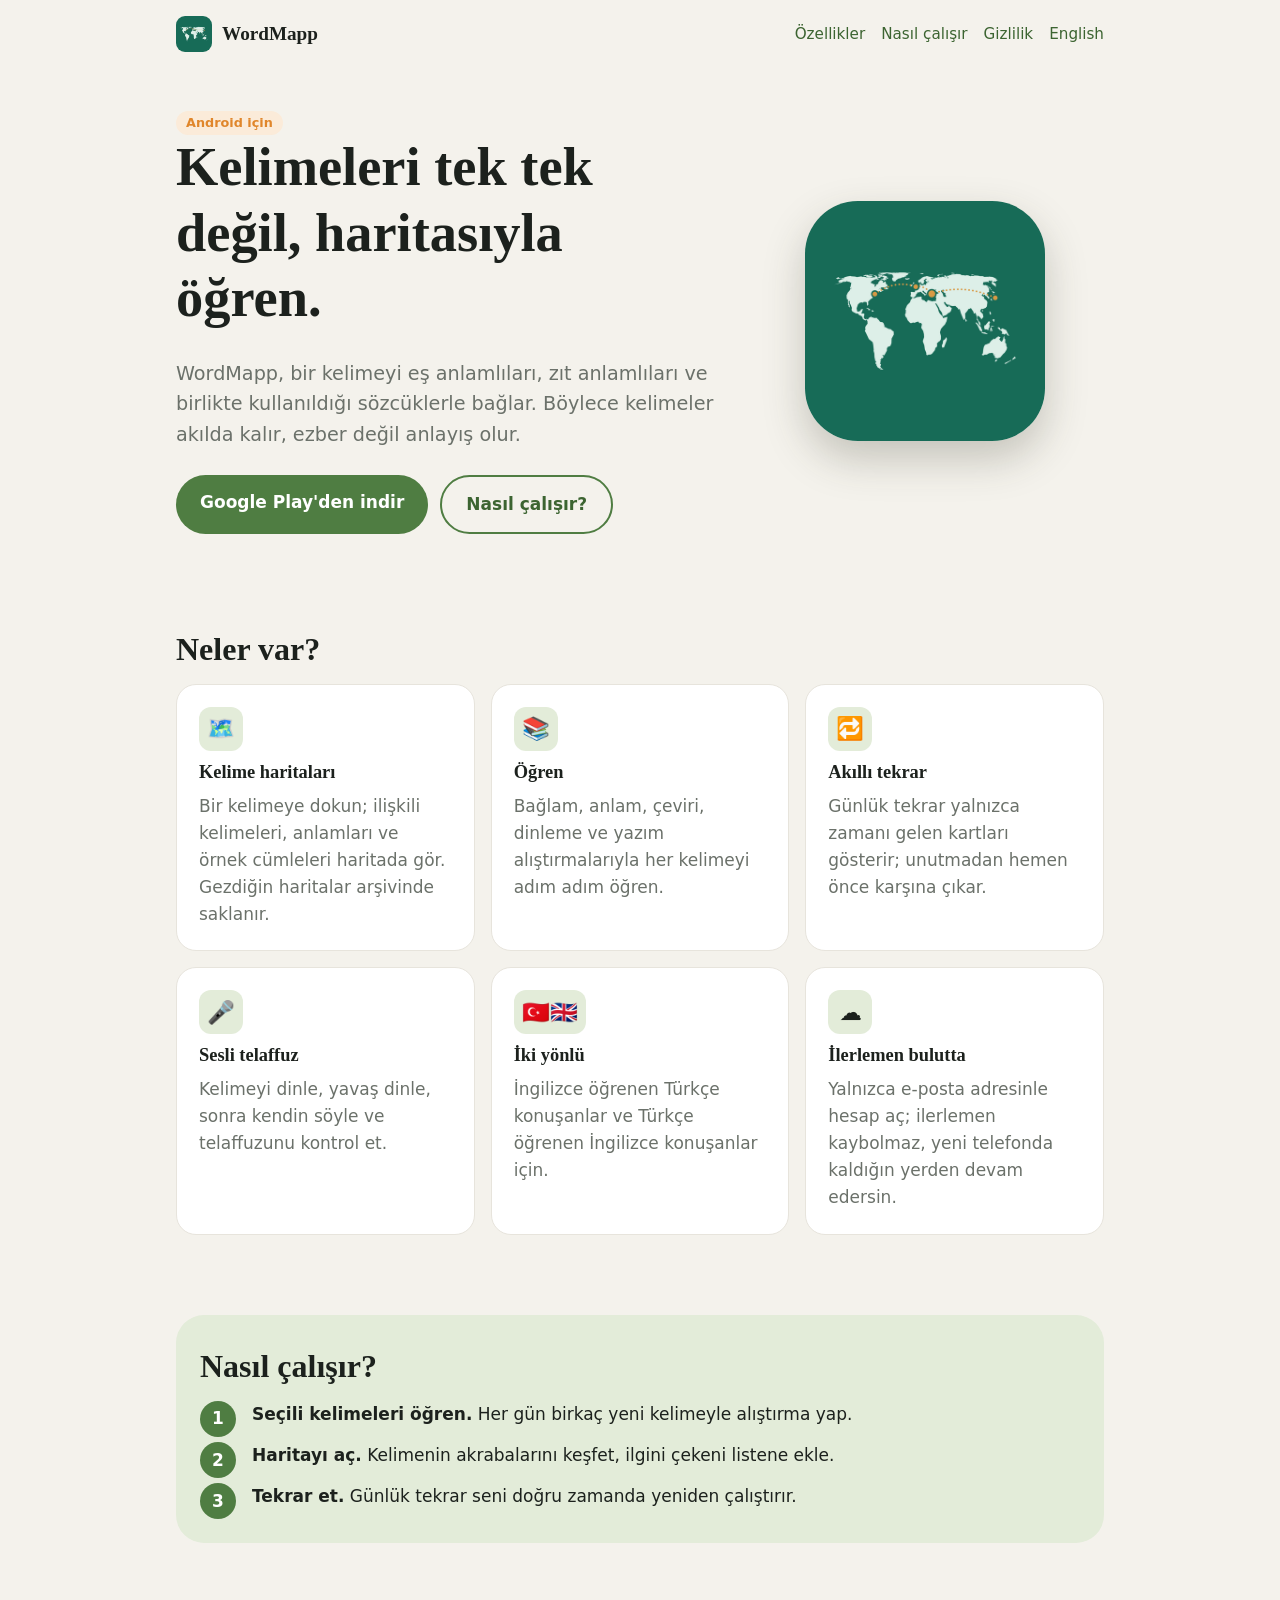
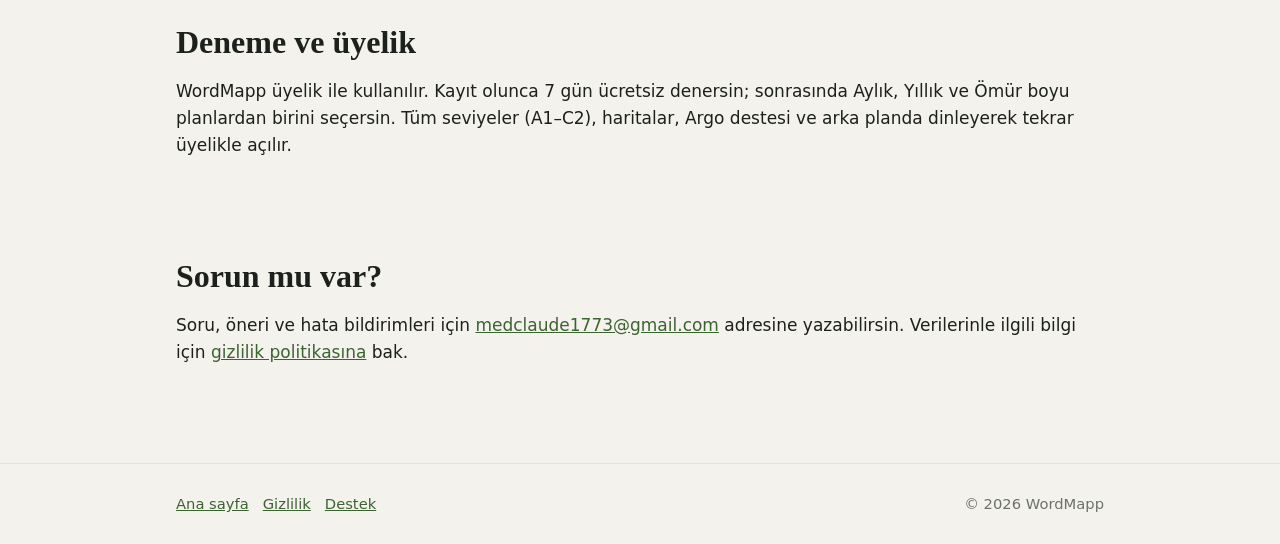
<file: index.html>
<!doctype html>
<html lang="tr">
<head>
<meta charset="utf-8">
<meta name="viewport" content="width=device-width,initial-scale=1">
<title>WordMapp – Kelimeleri harita gibi öğren</title>
<meta name="description" content="WordMapp ile İngilizce ve Türkçe kelimeleri bağlantılarıyla birlikte öğren: kelime haritaları, akıllı tekrar ve sesli telaffuz alıştırması.">
<meta name="theme-color" content="#4F7D42">
<link rel="icon" href="assets/favicon.png">
<link rel="stylesheet" href="style.css">
<link rel="alternate" hreflang="en" href="en/">
</head>
<body>
<header class="top"><div class="wrap">
<a class="brand" href="./"><img src="assets/icon.png" alt="" width="36" height="36">WordMapp</a>
<nav><a href="./#features">Özellikler</a><a href="./#how">Nasıl çalışır</a><a href="privacy.html">Gizlilik</a><a href="en/" hreflang="en">English</a></nav>
</div></header>
<main class="wrap">
<div class="hero">
<div>
<span class="badge">Android için</span>
<h1>Kelimeleri tek tek değil, haritasıyla öğren.</h1>
<p class="lead">WordMapp, bir kelimeyi eş anlamlıları, zıt anlamlıları ve birlikte kullanıldığı sözcüklerle bağlar. Böylece kelimeler akılda kalır, ezber değil anlayış olur.</p>
<div class="cta">
<a class="btn" href="https://play.google.com/store/apps/details?id=com.wordmapp.app">Google Play'den indir</a>
<a class="btn ghost" href="#how">Nasıl çalışır?</a>
</div>
</div>
<div class="icon-art"><img src="assets/icon.png" alt="WordMapp uygulama simgesi" width="240" height="240"></div>
</div>

<section id="features">
<h2>Neler var?</h2>
<div class="grid">
<div class="card"><div class="em">🗺️</div><h3>Kelime haritaları</h3><p>Bir kelimeye dokun; ilişkili kelimeleri, anlamları ve örnek cümleleri haritada gör. Gezdiğin haritalar arşivinde saklanır.</p></div>
<div class="card"><div class="em">📚</div><h3>Öğren</h3><p>Bağlam, anlam, çeviri, dinleme ve yazım alıştırmalarıyla her kelimeyi adım adım öğren.</p></div>
<div class="card"><div class="em">🔁</div><h3>Akıllı tekrar</h3><p>Günlük tekrar yalnızca zamanı gelen kartları gösterir; unutmadan hemen önce karşına çıkar.</p></div>
<div class="card"><div class="em">🎤</div><h3>Sesli telaffuz</h3><p>Kelimeyi dinle, yavaş dinle, sonra kendin söyle ve telaffuzunu kontrol et.</p></div>
<div class="card"><div class="em">🇹🇷🇬🇧</div><h3>İki yönlü</h3><p>İngilizce öğrenen Türkçe konuşanlar ve Türkçe öğrenen İngilizce konuşanlar için.</p></div>
<div class="card"><div class="em">☁️</div><h3>İlerlemen bulutta</h3><p>Yalnızca e-posta adresinle hesap aç; ilerlemen kaybolmaz, yeni telefonda kaldığın yerden devam edersin.</p></div>
</div>
</section>

<section id="how"><div class="band">
<h2>Nasıl çalışır?</h2>
<ol class="steps">
<li><strong>Seçili kelimeleri öğren.</strong> Her gün birkaç yeni kelimeyle alıştırma yap.</li>
<li><strong>Haritayı aç.</strong> Kelimenin akrabalarını keşfet, ilgini çekeni listene ekle.</li>
<li><strong>Tekrar et.</strong> Günlük tekrar seni doğru zamanda yeniden çalıştırır.</li>
</ol>
</div></section>

<section>
<h2>Deneme ve üyelik</h2>
<p>WordMapp üyelik ile kullanılır. Kayıt olunca 7 gün ücretsiz denersin; sonrasında Aylık, Yıllık ve Ömür boyu planlardan birini seçersin. Tüm seviyeler (A1–C2), haritalar, Argo destesi ve arka planda dinleyerek tekrar üyelikle açılır.</p>
</section>

<section>
<h2>Sorun mu var?</h2>
<p>Soru, öneri ve hata bildirimleri için <a href="mailto:medclaude1773@gmail.com">medclaude1773@gmail.com</a> adresine yazabilirsin. Verilerinle ilgili bilgi için <a href="privacy.html">gizlilik politikasına</a> bak.</p>
</section>
</main>
<footer><div class="wrap">
<div><a href="./">Ana sayfa</a><a href="privacy.html">Gizlilik</a><a href="mailto:medclaude1773@gmail.com">Destek</a></div>
<div>© 2026 WordMapp</div>
</div></footer>
</body></html>
</file>
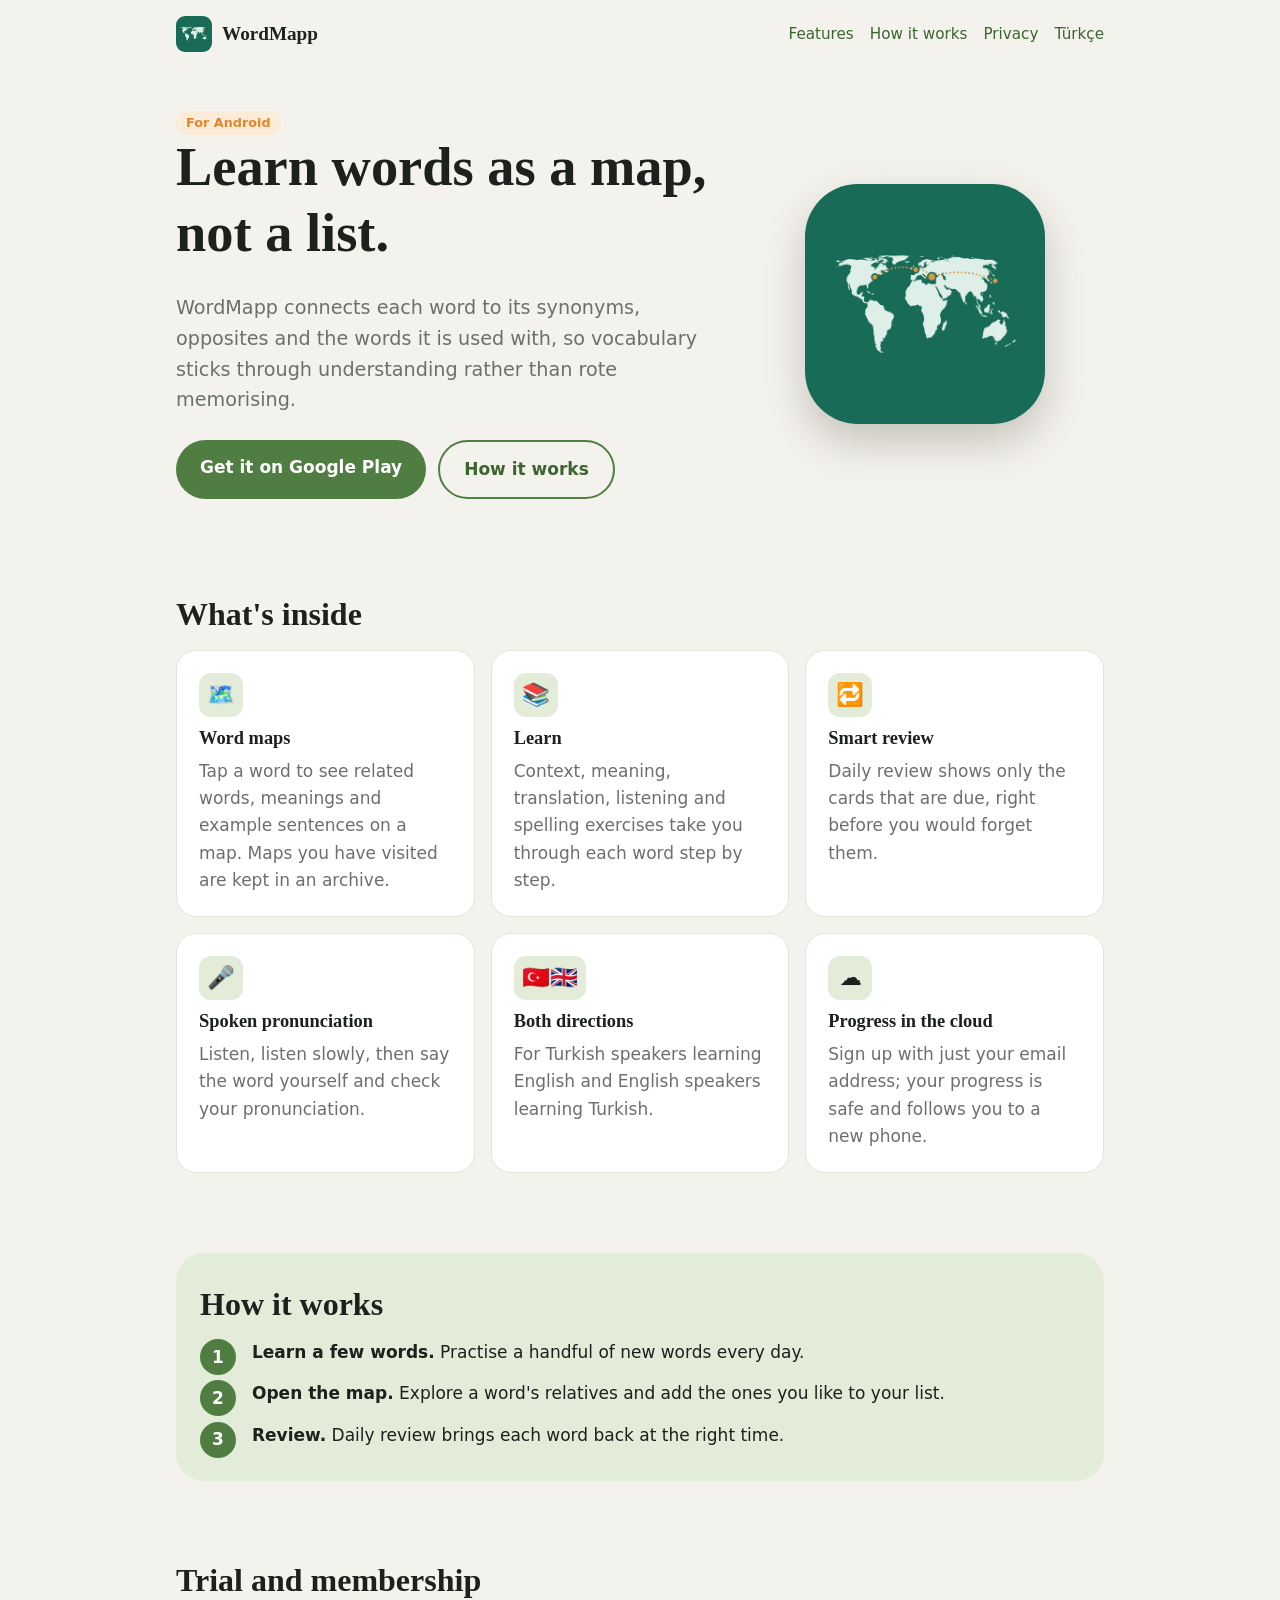
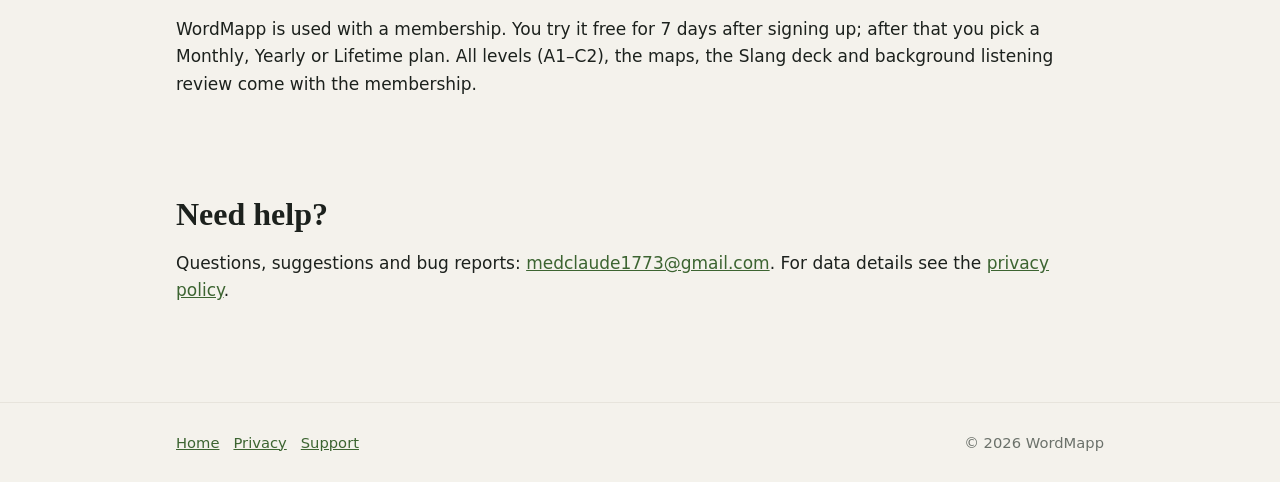
<file: en/index.html>
<!doctype html>
<html lang="en">
<head>
<meta charset="utf-8">
<meta name="viewport" content="width=device-width,initial-scale=1">
<title>WordMapp – Learn words as a map</title>
<meta name="description" content="Learn English and Turkish words together with the words they connect to: word maps, smart review and spoken pronunciation practice.">
<meta name="theme-color" content="#4F7D42">
<link rel="icon" href="../assets/favicon.png">
<link rel="stylesheet" href="../style.css">
<link rel="alternate" hreflang="tr" href="../">
</head>
<body>
<header class="top"><div class="wrap">
<a class="brand" href="./"><img src="../assets/icon.png" alt="" width="36" height="36">WordMapp</a>
<nav><a href="./#features">Features</a><a href="./#how">How it works</a><a href="privacy.html">Privacy</a><a href="../" hreflang="tr">Türkçe</a></nav>
</div></header>
<main class="wrap">
<div class="hero">
<div>
<span class="badge">For Android</span>
<h1>Learn words as a map, not a list.</h1>
<p class="lead">WordMapp connects each word to its synonyms, opposites and the words it is used with, so vocabulary sticks through understanding rather than rote memorising.</p>
<div class="cta">
<a class="btn" href="https://play.google.com/store/apps/details?id=com.wordmapp.app">Get it on Google Play</a>
<a class="btn ghost" href="#how">How it works</a>
</div>
</div>
<div class="icon-art"><img src="../assets/icon.png" alt="WordMapp app icon" width="240" height="240"></div>
</div>

<section id="features">
<h2>What's inside</h2>
<div class="grid">
<div class="card"><div class="em">🗺️</div><h3>Word maps</h3><p>Tap a word to see related words, meanings and example sentences on a map. Maps you have visited are kept in an archive.</p></div>
<div class="card"><div class="em">📚</div><h3>Learn</h3><p>Context, meaning, translation, listening and spelling exercises take you through each word step by step.</p></div>
<div class="card"><div class="em">🔁</div><h3>Smart review</h3><p>Daily review shows only the cards that are due, right before you would forget them.</p></div>
<div class="card"><div class="em">🎤</div><h3>Spoken pronunciation</h3><p>Listen, listen slowly, then say the word yourself and check your pronunciation.</p></div>
<div class="card"><div class="em">🇹🇷🇬🇧</div><h3>Both directions</h3><p>For Turkish speakers learning English and English speakers learning Turkish.</p></div>
<div class="card"><div class="em">☁️</div><h3>Progress in the cloud</h3><p>Sign up with just your email address; your progress is safe and follows you to a new phone.</p></div>
</div>
</section>

<section id="how"><div class="band">
<h2>How it works</h2>
<ol class="steps">
<li><strong>Learn a few words.</strong> Practise a handful of new words every day.</li>
<li><strong>Open the map.</strong> Explore a word's relatives and add the ones you like to your list.</li>
<li><strong>Review.</strong> Daily review brings each word back at the right time.</li>
</ol>
</div></section>

<section>
<h2>Trial and membership</h2>
<p>WordMapp is used with a membership. You try it free for 7 days after signing up; after that you pick a Monthly, Yearly or Lifetime plan. All levels (A1–C2), the maps, the Slang deck and background listening review come with the membership.</p>
</section>

<section>
<h2>Need help?</h2>
<p>Questions, suggestions and bug reports: <a href="mailto:medclaude1773@gmail.com">medclaude1773@gmail.com</a>. For data details see the <a href="privacy.html">privacy policy</a>.</p>
</section>
</main>
<footer><div class="wrap">
<div><a href="./">Home</a><a href="privacy.html">Privacy</a><a href="mailto:medclaude1773@gmail.com">Support</a></div>
<div>© 2026 WordMapp</div>
</div></footer>
</body></html>
</file>
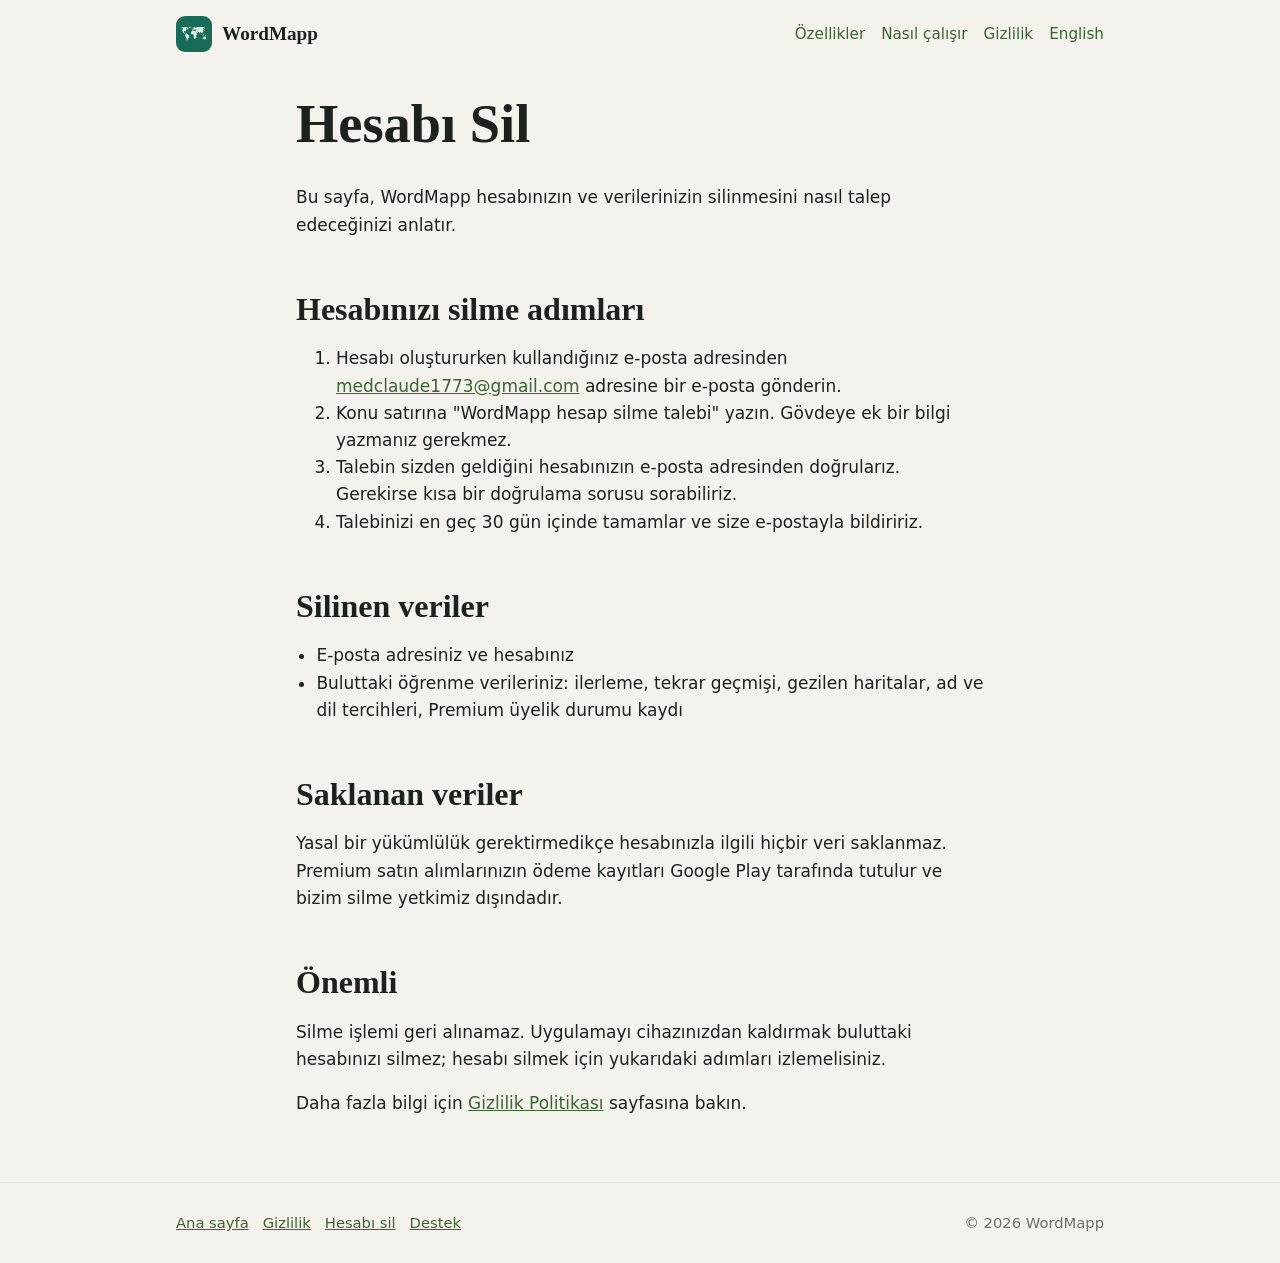
<file: hesap-sil.html>
<!doctype html>
<html lang="tr">
<head>
<meta charset="utf-8">
<meta name="viewport" content="width=device-width,initial-scale=1">
<title>Hesabı Sil – WordMapp</title>
<meta name="description" content="WordMapp hesabınızı ve buluttaki verilerinizi nasıl sileceğiniz.">
<meta name="theme-color" content="#4F7D42">
<link rel="icon" href="assets/favicon.png">
<link rel="stylesheet" href="style.css">
<link rel="alternate" hreflang="en" href="en/delete-account.html">
</head>
<body>
<header class="top"><div class="wrap">
<a class="brand" href="./"><img src="assets/icon.png" alt="" width="36" height="36">WordMapp</a>
<nav><a href="./#features">Özellikler</a><a href="./#how">Nasıl çalışır</a><a href="privacy.html">Gizlilik</a><a href="en/delete-account.html" hreflang="en">English</a></nav>
</div></header>
<main class="doc">
<h1>Hesabı Sil</h1>
<p>Bu sayfa, WordMapp hesabınızın ve verilerinizin silinmesini nasıl talep edeceğinizi anlatır.</p>
<h2>Hesabınızı silme adımları</h2>
<ol>
<li>Hesabı oluştururken kullandığınız e-posta adresinden <a href="mailto:medclaude1773@gmail.com?subject=WordMapp%20hesap%20silme%20talebi">medclaude1773@gmail.com</a> adresine bir e-posta gönderin.</li>
<li>Konu satırına "WordMapp hesap silme talebi" yazın. Gövdeye ek bir bilgi yazmanız gerekmez.</li>
<li>Talebin sizden geldiğini hesabınızın e-posta adresinden doğrularız. Gerekirse kısa bir doğrulama sorusu sorabiliriz.</li>
<li>Talebinizi en geç 30 gün içinde tamamlar ve size e-postayla bildiririz.</li>
</ol>
<h2>Silinen veriler</h2>
<ul>
<li>E-posta adresiniz ve hesabınız</li>
<li>Buluttaki öğrenme verileriniz: ilerleme, tekrar geçmişi, gezilen haritalar, ad ve dil tercihleri, Premium üyelik durumu kaydı</li>
</ul>
<h2>Saklanan veriler</h2>
<p>Yasal bir yükümlülük gerektirmedikçe hesabınızla ilgili hiçbir veri saklanmaz. Premium satın alımlarınızın ödeme kayıtları Google Play tarafında tutulur ve bizim silme yetkimiz dışındadır.</p>
<h2>Önemli</h2>
<p>Silme işlemi geri alınamaz. Uygulamayı cihazınızdan kaldırmak buluttaki hesabınızı silmez; hesabı silmek için yukarıdaki adımları izlemelisiniz.</p>
<p>Daha fazla bilgi için <a href="privacy.html">Gizlilik Politikası</a> sayfasına bakın.</p>
</main>
<footer><div class="wrap">
<div><a href="./">Ana sayfa</a><a href="privacy.html">Gizlilik</a><a href="hesap-sil.html">Hesabı sil</a><a href="mailto:medclaude1773@gmail.com">Destek</a></div>
<div>© 2026 WordMapp</div>
</div></footer>
</body></html>
</file>
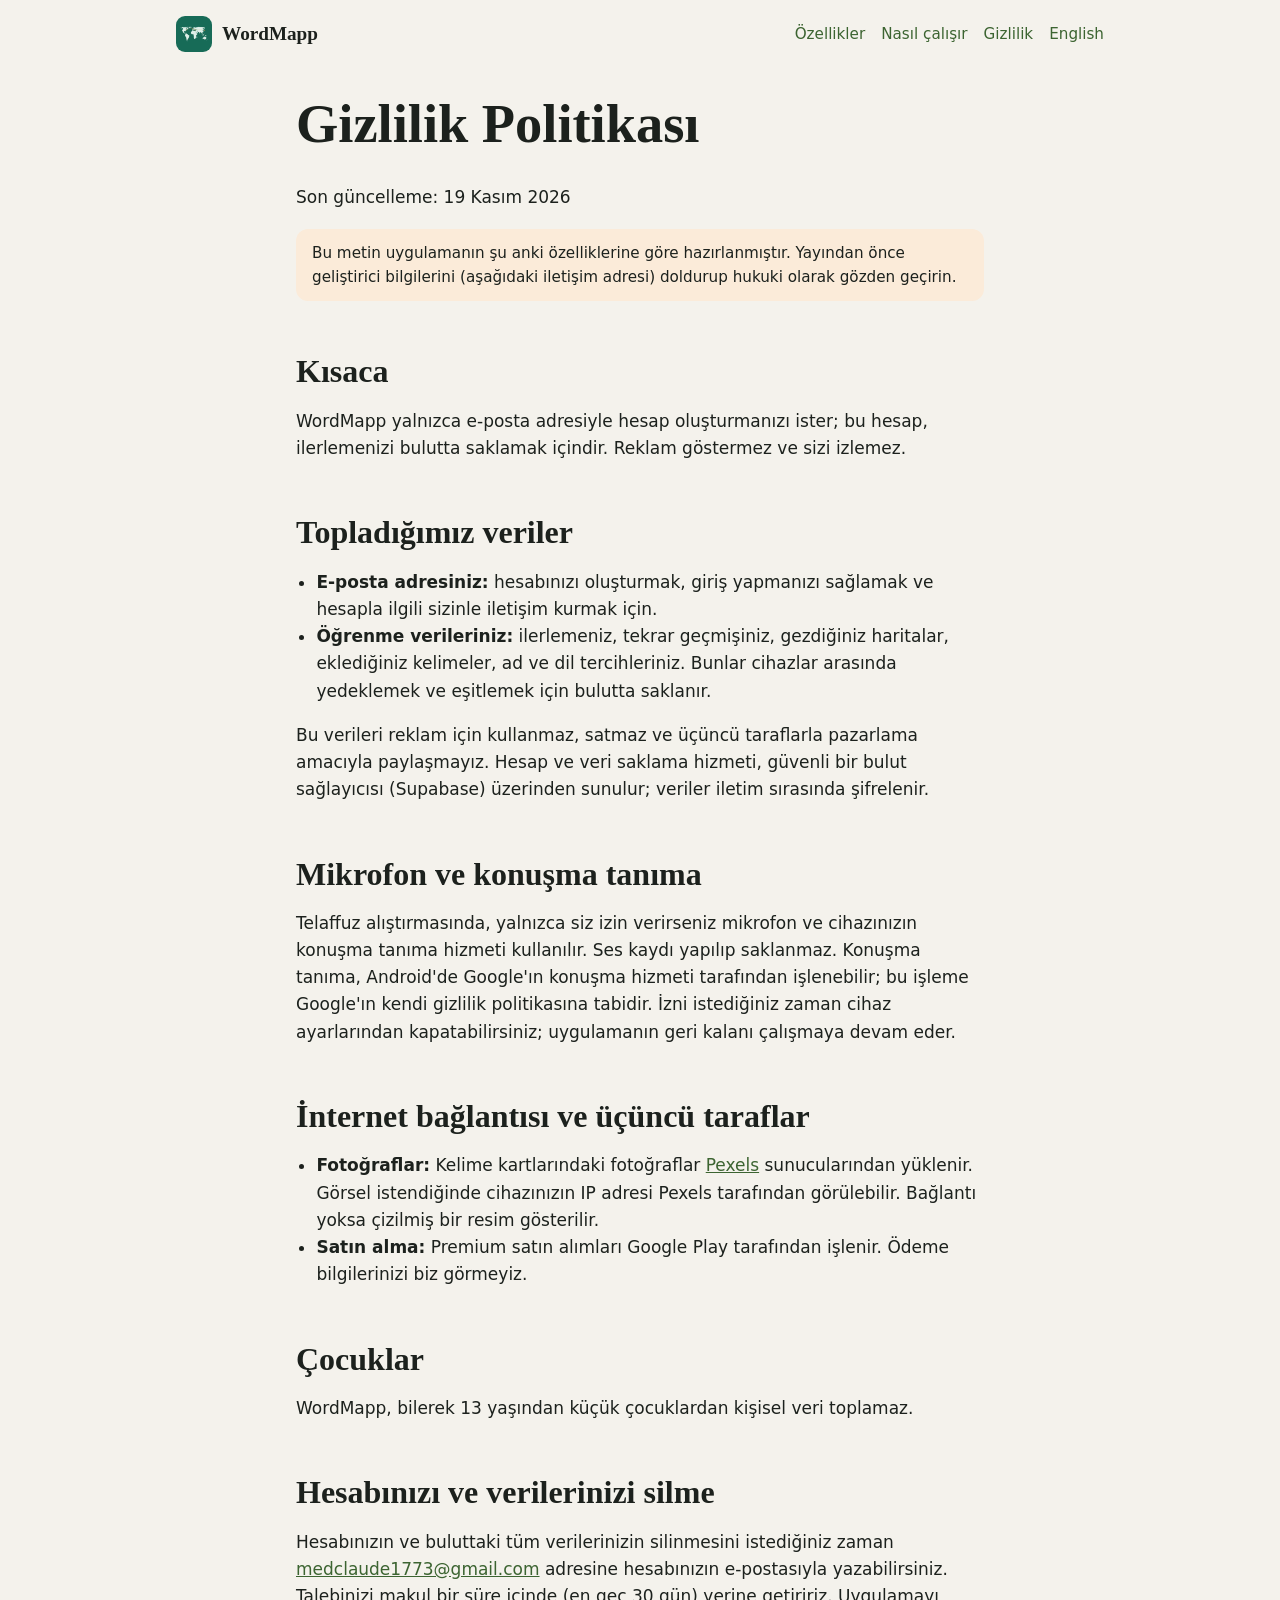
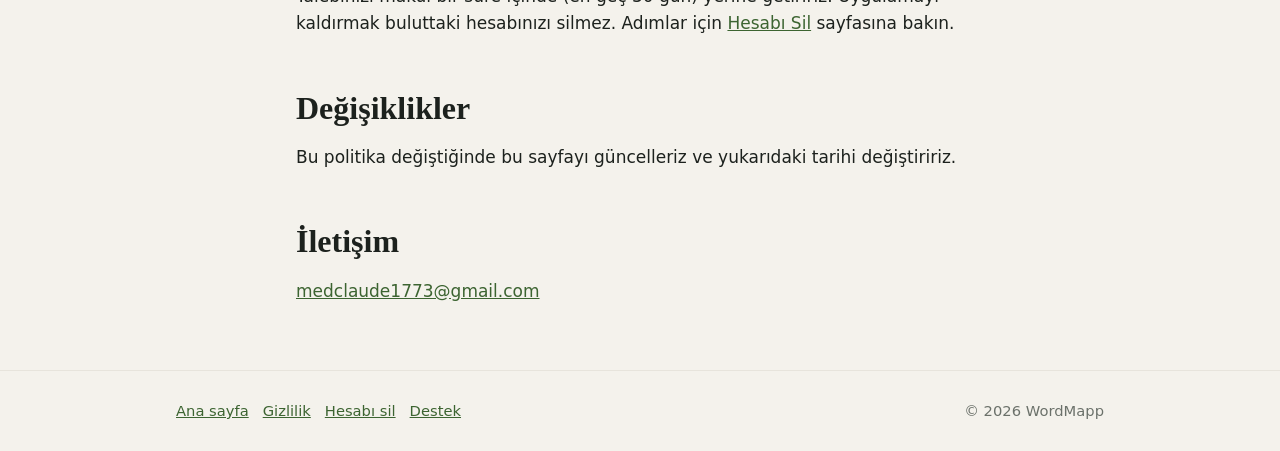
<file: privacy.html>
<!doctype html>
<html lang="tr">
<head>
<meta charset="utf-8">
<meta name="viewport" content="width=device-width,initial-scale=1">
<title>Gizlilik Politikası – WordMapp</title>
<meta name="description" content="WordMapp gizlilik politikası: hangi verileri kullandığımız ve nasıl korunduğu.">
<meta name="theme-color" content="#4F7D42">
<link rel="icon" href="assets/favicon.png">
<link rel="stylesheet" href="style.css">
<link rel="alternate" hreflang="en" href="en/privacy.html">
</head>
<body>
<header class="top"><div class="wrap">
<a class="brand" href="./"><img src="assets/icon.png" alt="" width="36" height="36">WordMapp</a>
<nav><a href="./#features">Özellikler</a><a href="./#how">Nasıl çalışır</a><a href="privacy.html">Gizlilik</a><a href="en/privacy.html" hreflang="en">English</a></nav>
</div></header>
<main class="doc">
<h1>Gizlilik Politikası</h1>
<p>Son güncelleme: 19 Kasım 2026</p>
<p class="note">Bu metin uygulamanın şu anki özelliklerine göre hazırlanmıştır. Yayından önce geliştirici bilgilerini (aşağıdaki iletişim adresi) doldurup hukuki olarak gözden geçirin.</p>
<h2>Kısaca</h2>
<p>WordMapp yalnızca e-posta adresiyle hesap oluşturmanızı ister; bu hesap, ilerlemenizi bulutta saklamak içindir. Reklam göstermez ve sizi izlemez.</p>
<h2>Topladığımız veriler</h2>
<ul>
<li><strong>E-posta adresiniz:</strong> hesabınızı oluşturmak, giriş yapmanızı sağlamak ve hesapla ilgili sizinle iletişim kurmak için.</li>
<li><strong>Öğrenme verileriniz:</strong> ilerlemeniz, tekrar geçmişiniz, gezdiğiniz haritalar, eklediğiniz kelimeler, ad ve dil tercihleriniz. Bunlar cihazlar arasında yedeklemek ve eşitlemek için bulutta saklanır.</li>
</ul>
<p>Bu verileri reklam için kullanmaz, satmaz ve üçüncü taraflarla pazarlama amacıyla paylaşmayız. Hesap ve veri saklama hizmeti, güvenli bir bulut sağlayıcısı (Supabase) üzerinden sunulur; veriler iletim sırasında şifrelenir.</p>
<h2>Mikrofon ve konuşma tanıma</h2>
<p>Telaffuz alıştırmasında, yalnızca siz izin verirseniz mikrofon ve cihazınızın konuşma tanıma hizmeti kullanılır. Ses kaydı yapılıp saklanmaz. Konuşma tanıma, Android'de Google'ın konuşma hizmeti tarafından işlenebilir; bu işleme Google'ın kendi gizlilik politikasına tabidir. İzni istediğiniz zaman cihaz ayarlarından kapatabilirsiniz; uygulamanın geri kalanı çalışmaya devam eder.</p>
<h2>İnternet bağlantısı ve üçüncü taraflar</h2>
<ul>
<li><strong>Fotoğraflar:</strong> Kelime kartlarındaki fotoğraflar <a href="https://www.pexels.com">Pexels</a> sunucularından yüklenir. Görsel istendiğinde cihazınızın IP adresi Pexels tarafından görülebilir. Bağlantı yoksa çizilmiş bir resim gösterilir.</li>
<li><strong>Satın alma:</strong> Premium satın alımları Google Play tarafından işlenir. Ödeme bilgilerinizi biz görmeyiz.</li>
</ul>
<h2>Çocuklar</h2>
<p>WordMapp, bilerek 13 yaşından küçük çocuklardan kişisel veri toplamaz.</p>
<h2>Hesabınızı ve verilerinizi silme</h2>
<p>Hesabınızın ve buluttaki tüm verilerinizin silinmesini istediğiniz zaman <a href="mailto:medclaude1773@gmail.com">medclaude1773@gmail.com</a> adresine hesabınızın e-postasıyla yazabilirsiniz. Talebinizi makul bir süre içinde (en geç 30 gün) yerine getiririz. Uygulamayı kaldırmak buluttaki hesabınızı silmez. Adımlar için <a href="hesap-sil.html">Hesabı Sil</a> sayfasına bakın.</p>
<h2>Değişiklikler</h2>
<p>Bu politika değiştiğinde bu sayfayı güncelleriz ve yukarıdaki tarihi değiştiririz.</p>
<h2>İletişim</h2>
<p><a href="mailto:medclaude1773@gmail.com">medclaude1773@gmail.com</a></p>
</main>
<footer><div class="wrap">
<div><a href="./">Ana sayfa</a><a href="privacy.html">Gizlilik</a><a href="hesap-sil.html">Hesabı sil</a><a href="mailto:medclaude1773@gmail.com">Destek</a></div>
<div>© 2026 WordMapp</div>
</div></footer>
</body></html>
</file>
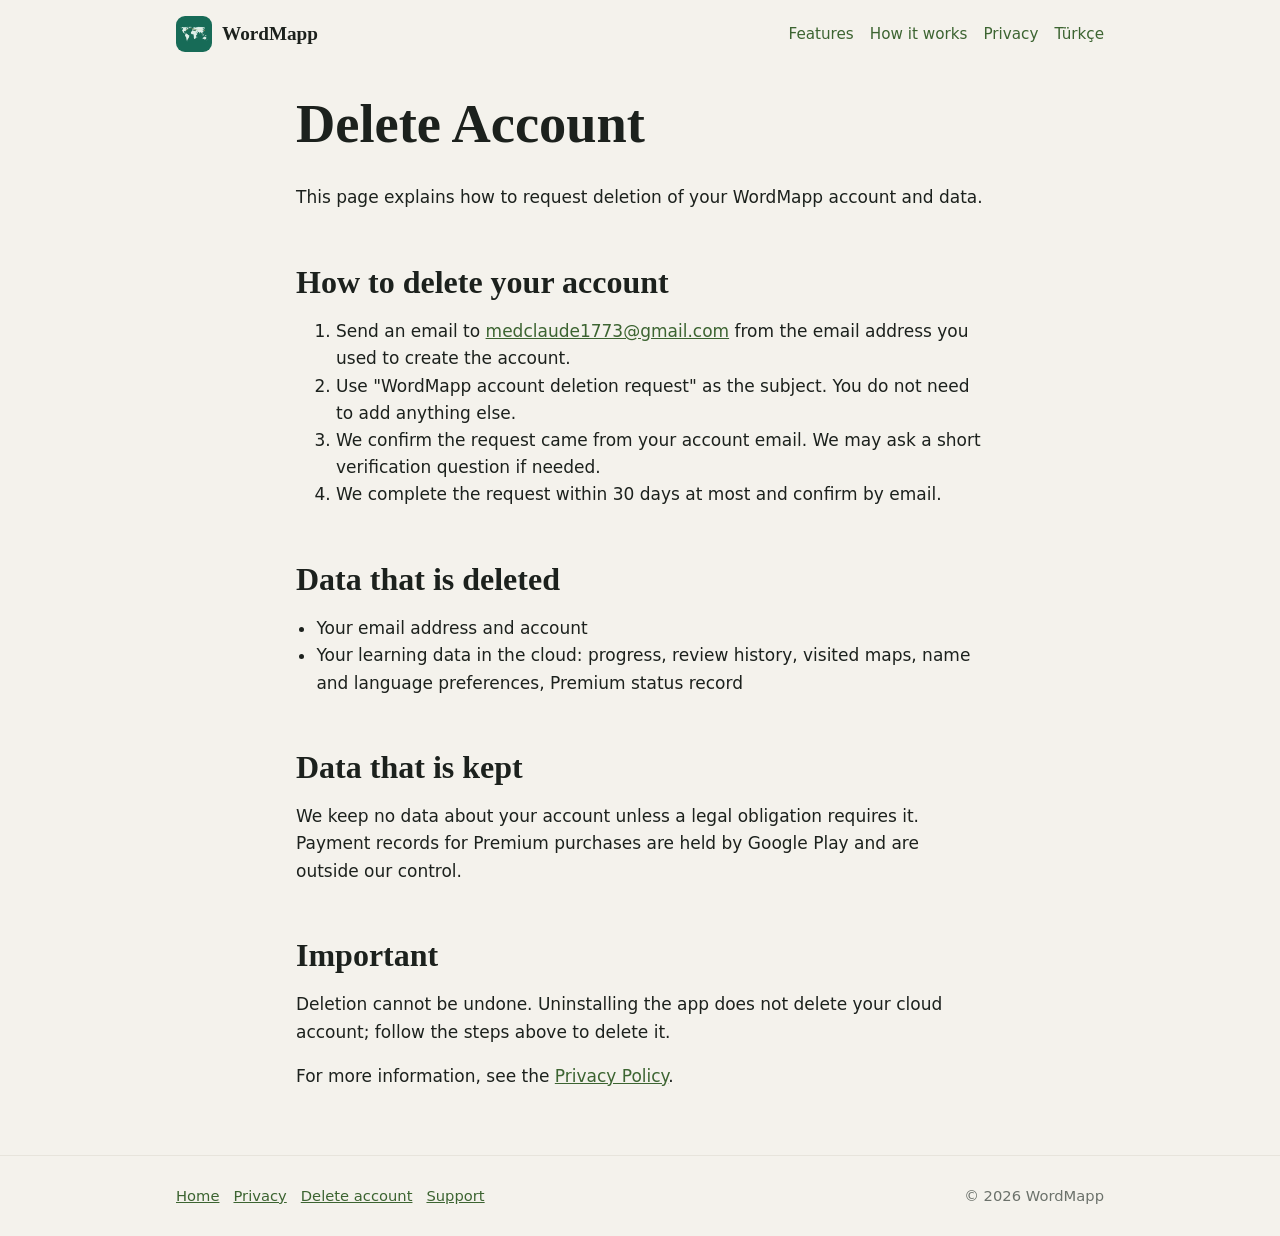
<file: en/delete-account.html>
<!doctype html>
<html lang="en">
<head>
<meta charset="utf-8">
<meta name="viewport" content="width=device-width,initial-scale=1">
<title>Delete Account – WordMapp</title>
<meta name="description" content="How to delete your WordMapp account and the data stored in the cloud.">
<meta name="theme-color" content="#4F7D42">
<link rel="icon" href="../assets/favicon.png">
<link rel="stylesheet" href="../style.css">
<link rel="alternate" hreflang="tr" href="../hesap-sil.html">
</head>
<body>
<header class="top"><div class="wrap">
<a class="brand" href="./"><img src="../assets/icon.png" alt="" width="36" height="36">WordMapp</a>
<nav><a href="./#features">Features</a><a href="./#how">How it works</a><a href="privacy.html">Privacy</a><a href="../hesap-sil.html" hreflang="tr">Türkçe</a></nav>
</div></header>
<main class="doc">
<h1>Delete Account</h1>
<p>This page explains how to request deletion of your WordMapp account and data.</p>
<h2>How to delete your account</h2>
<ol>
<li>Send an email to <a href="mailto:medclaude1773@gmail.com?subject=WordMapp%20account%20deletion%20request">medclaude1773@gmail.com</a> from the email address you used to create the account.</li>
<li>Use "WordMapp account deletion request" as the subject. You do not need to add anything else.</li>
<li>We confirm the request came from your account email. We may ask a short verification question if needed.</li>
<li>We complete the request within 30 days at most and confirm by email.</li>
</ol>
<h2>Data that is deleted</h2>
<ul>
<li>Your email address and account</li>
<li>Your learning data in the cloud: progress, review history, visited maps, name and language preferences, Premium status record</li>
</ul>
<h2>Data that is kept</h2>
<p>We keep no data about your account unless a legal obligation requires it. Payment records for Premium purchases are held by Google Play and are outside our control.</p>
<h2>Important</h2>
<p>Deletion cannot be undone. Uninstalling the app does not delete your cloud account; follow the steps above to delete it.</p>
<p>For more information, see the <a href="privacy.html">Privacy Policy</a>.</p>
</main>
<footer><div class="wrap">
<div><a href="./">Home</a><a href="privacy.html">Privacy</a><a href="delete-account.html">Delete account</a><a href="mailto:medclaude1773@gmail.com">Support</a></div>
<div>© 2026 WordMapp</div>
</div></footer>
</body></html>
</file>
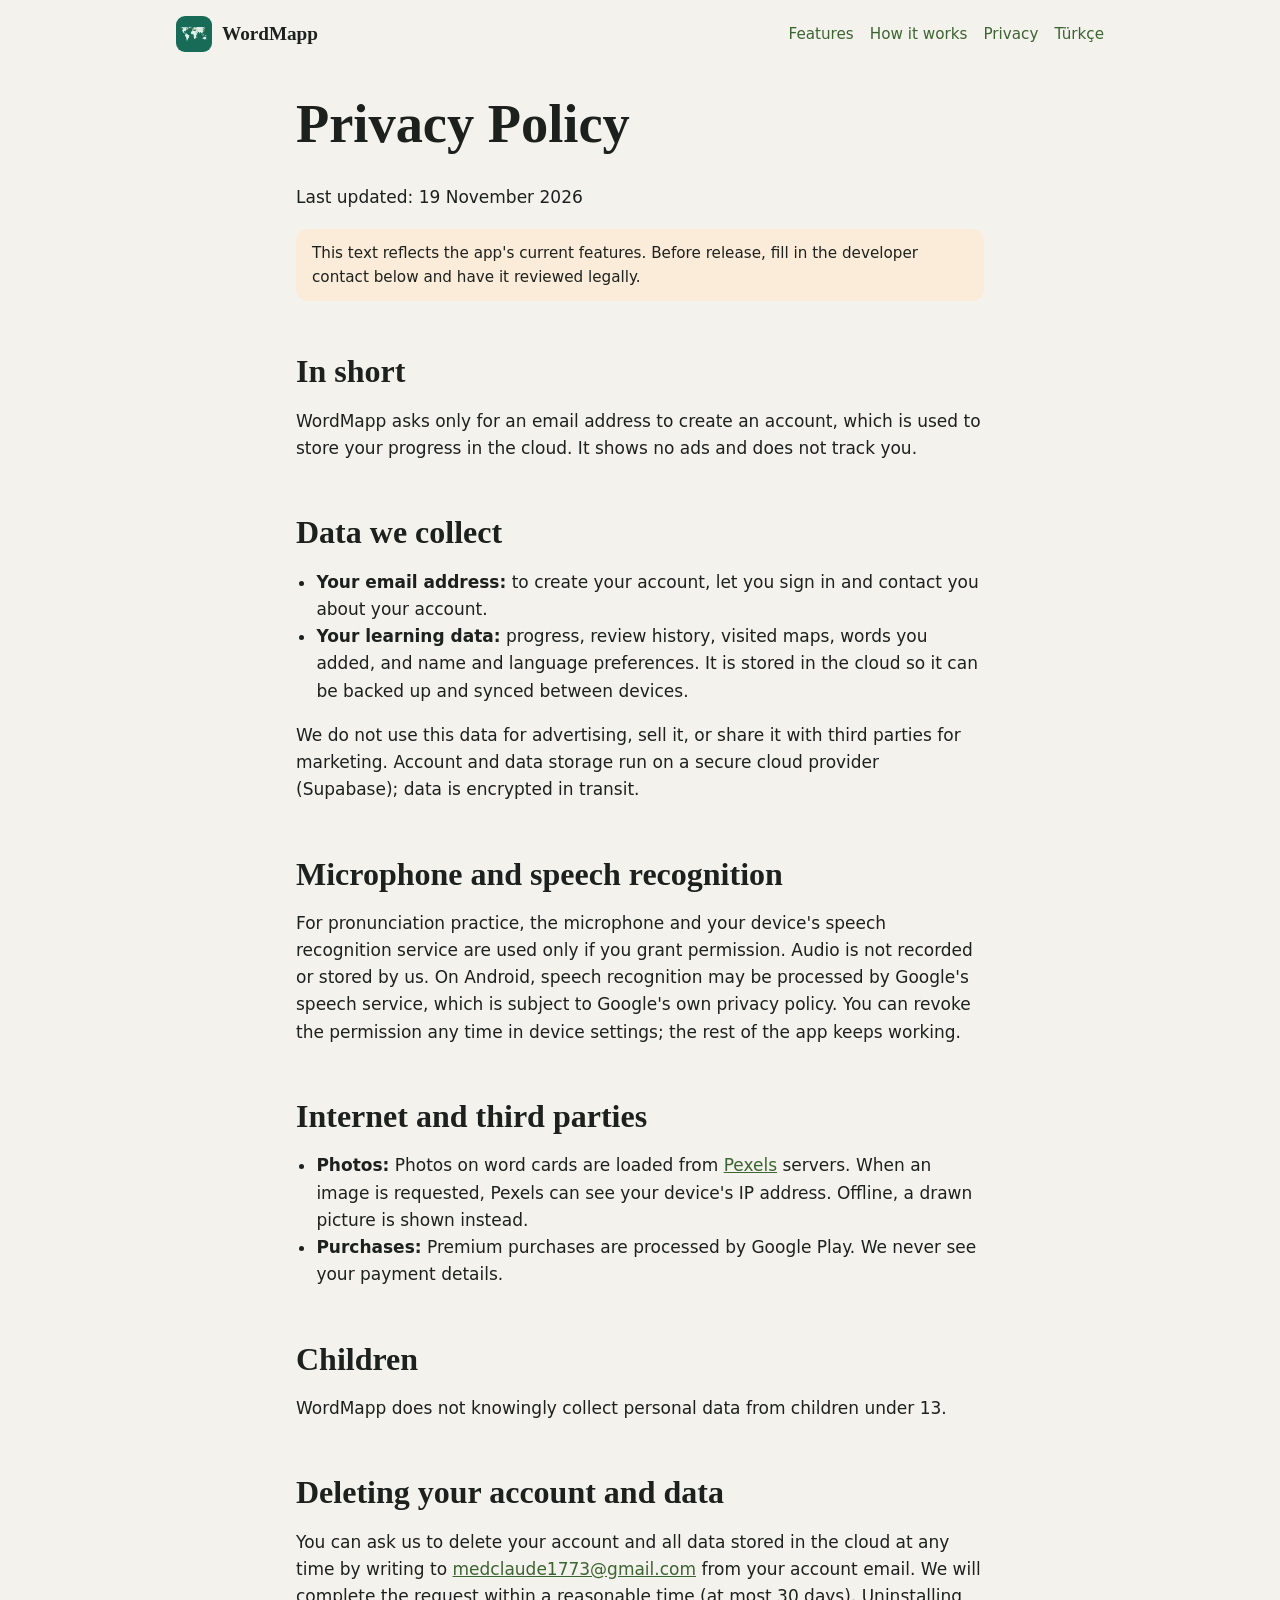
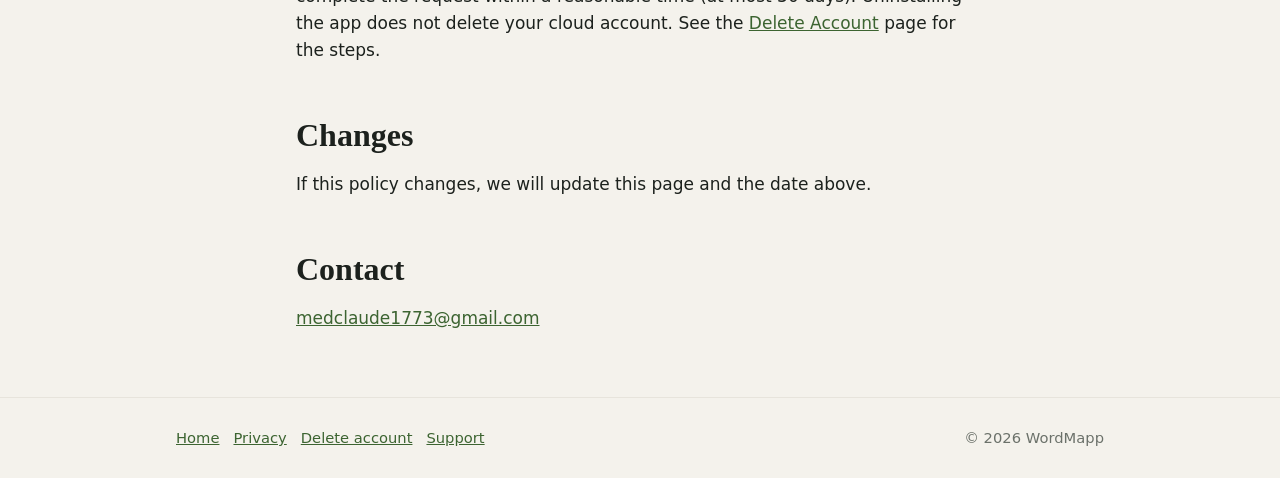
<file: en/privacy.html>
<!doctype html>
<html lang="en">
<head>
<meta charset="utf-8">
<meta name="viewport" content="width=device-width,initial-scale=1">
<title>Privacy Policy – WordMapp</title>
<meta name="description" content="WordMapp privacy policy: what data we use and how it is protected.">
<meta name="theme-color" content="#4F7D42">
<link rel="icon" href="../assets/favicon.png">
<link rel="stylesheet" href="../style.css">
<link rel="alternate" hreflang="tr" href="../privacy.html">
</head>
<body>
<header class="top"><div class="wrap">
<a class="brand" href="./"><img src="../assets/icon.png" alt="" width="36" height="36">WordMapp</a>
<nav><a href="./#features">Features</a><a href="./#how">How it works</a><a href="privacy.html">Privacy</a><a href="../privacy.html" hreflang="tr">Türkçe</a></nav>
</div></header>
<main class="doc">
<h1>Privacy Policy</h1>
<p>Last updated: 19 November 2026</p>
<p class="note">This text reflects the app's current features. Before release, fill in the developer contact below and have it reviewed legally.</p>
<h2>In short</h2>
<p>WordMapp asks only for an email address to create an account, which is used to store your progress in the cloud. It shows no ads and does not track you.</p>
<h2>Data we collect</h2>
<ul>
<li><strong>Your email address:</strong> to create your account, let you sign in and contact you about your account.</li>
<li><strong>Your learning data:</strong> progress, review history, visited maps, words you added, and name and language preferences. It is stored in the cloud so it can be backed up and synced between devices.</li>
</ul>
<p>We do not use this data for advertising, sell it, or share it with third parties for marketing. Account and data storage run on a secure cloud provider (Supabase); data is encrypted in transit.</p>
<h2>Microphone and speech recognition</h2>
<p>For pronunciation practice, the microphone and your device's speech recognition service are used only if you grant permission. Audio is not recorded or stored by us. On Android, speech recognition may be processed by Google's speech service, which is subject to Google's own privacy policy. You can revoke the permission any time in device settings; the rest of the app keeps working.</p>
<h2>Internet and third parties</h2>
<ul>
<li><strong>Photos:</strong> Photos on word cards are loaded from <a href="https://www.pexels.com">Pexels</a> servers. When an image is requested, Pexels can see your device's IP address. Offline, a drawn picture is shown instead.</li>
<li><strong>Purchases:</strong> Premium purchases are processed by Google Play. We never see your payment details.</li>
</ul>
<h2>Children</h2>
<p>WordMapp does not knowingly collect personal data from children under 13.</p>
<h2>Deleting your account and data</h2>
<p>You can ask us to delete your account and all data stored in the cloud at any time by writing to <a href="mailto:medclaude1773@gmail.com">medclaude1773@gmail.com</a> from your account email. We will complete the request within a reasonable time (at most 30 days). Uninstalling the app does not delete your cloud account. See the <a href="delete-account.html">Delete Account</a> page for the steps.</p>
<h2>Changes</h2>
<p>If this policy changes, we will update this page and the date above.</p>
<h2>Contact</h2>
<p><a href="mailto:medclaude1773@gmail.com">medclaude1773@gmail.com</a></p>
</main>
<footer><div class="wrap">
<div><a href="./">Home</a><a href="privacy.html">Privacy</a><a href="delete-account.html">Delete account</a><a href="mailto:medclaude1773@gmail.com">Support</a></div>
<div>© 2026 WordMapp</div>
</div></footer>
</body></html>
</file>
<file: style.css>
:root{--bg:#F4F2EC;--surface:#fff;--text:#1C211D;--muted:#6B716A;--border:#E7E4DC;--primary:#4F7D42;--primary-strong:#3C6431;--soft:#E3ECD9;--accent:#E0862B;--accent-soft:#FBEBD9;--on-primary:#fff}
@media (prefers-color-scheme:dark){:root{--bg:#141612;--surface:#1D201B;--text:#EEF0EA;--muted:#A6AC9F;--border:#2E322A;--primary:#93C27F;--primary-strong:#B5DAA3;--soft:#283423;--accent:#F0A55A;--accent-soft:#3A2D1E;--on-primary:#14200F}}
*{box-sizing:border-box}
html{scroll-behavior:smooth}
body{margin:0;background:var(--bg);color:var(--text);font:17px/1.6 system-ui,-apple-system,"Segoe UI",Roboto,sans-serif;-webkit-text-size-adjust:100%}
h1,h2,h3{font-family:Georgia,"Times New Roman",serif;line-height:1.2;margin:0 0 .5em}
h1{font-size:clamp(2.1rem,6vw,3.4rem)}h2{font-size:clamp(1.5rem,4vw,2rem)}h3{font-size:1.15rem}
a{color:var(--primary-strong)}
.wrap{max-width:960px;margin:0 auto;padding:0 16px}
header.top{padding:16px 0}
header.top .wrap{display:flex;align-items:center;justify-content:space-between;gap:12px;flex-wrap:wrap}
.brand{display:flex;align-items:center;gap:10px;font:700 1.2rem Georgia,serif;color:var(--text);text-decoration:none}
.brand img{width:36px;height:36px;border-radius:9px}
nav a{margin-left:16px;text-decoration:none;font-size:.95rem}
nav a:first-child{margin-left:0}
.hero{padding:40px 0 56px;display:grid;gap:32px;align-items:center}
@media(min-width:760px){.hero{grid-template-columns:1.2fr .8fr}}
.hero p.lead{font-size:1.2rem;color:var(--muted);max-width:34em}
.btn{display:inline-block;background:var(--primary);color:var(--on-primary);padding:14px 24px;border-radius:999px;text-decoration:none;font-weight:600}
.btn:hover{background:var(--primary-strong)}
.btn.ghost{background:transparent;color:var(--primary-strong);border:2px solid var(--primary)}
.cta{display:flex;gap:12px;flex-wrap:wrap;margin-top:24px}
.icon-art{display:flex;justify-content:center}
.icon-art img{width:min(240px,60vw);border-radius:22%;box-shadow:0 18px 40px rgba(58,58,42,.25)}
section{padding:40px 0}
.grid{display:grid;gap:16px;grid-template-columns:repeat(auto-fit,minmax(240px,1fr))}
.card{background:var(--surface);border:1px solid var(--border);border-radius:20px;padding:22px}
.card .em{display:inline-grid;place-items:center;min-width:44px;height:44px;padding:0 8px;white-space:nowrap;border-radius:12px;background:var(--soft);font-size:1.4rem;margin-bottom:10px}
.card p{margin:0;color:var(--muted)}
.band{background:var(--soft);border-radius:28px;padding:32px 24px}
.steps{counter-reset:s;list-style:none;padding:0;margin:0;display:grid;gap:14px}
.steps li{counter-increment:s;padding-left:52px;position:relative}
.steps li::before{content:counter(s);position:absolute;left:0;top:0;width:36px;height:36px;border-radius:50%;background:var(--primary);color:var(--on-primary);display:grid;place-items:center;font-weight:700}
.badge{display:inline-block;background:var(--accent-soft);color:var(--accent);padding:2px 10px;border-radius:999px;font-size:.8rem;font-weight:700}
footer{border-top:1px solid var(--border);margin-top:40px;padding:28px 0;color:var(--muted);font-size:.92rem}
footer .wrap{display:flex;gap:16px;flex-wrap:wrap;justify-content:space-between}
footer a{margin-right:14px}
.doc{max-width:720px;padding:24px 16px 8px;margin:0 auto}
.doc h2{margin-top:1.6em}
.doc ul{padding-left:1.2em}
.note{background:var(--accent-soft);border-radius:12px;padding:12px 16px;font-size:.95rem}
</file>
